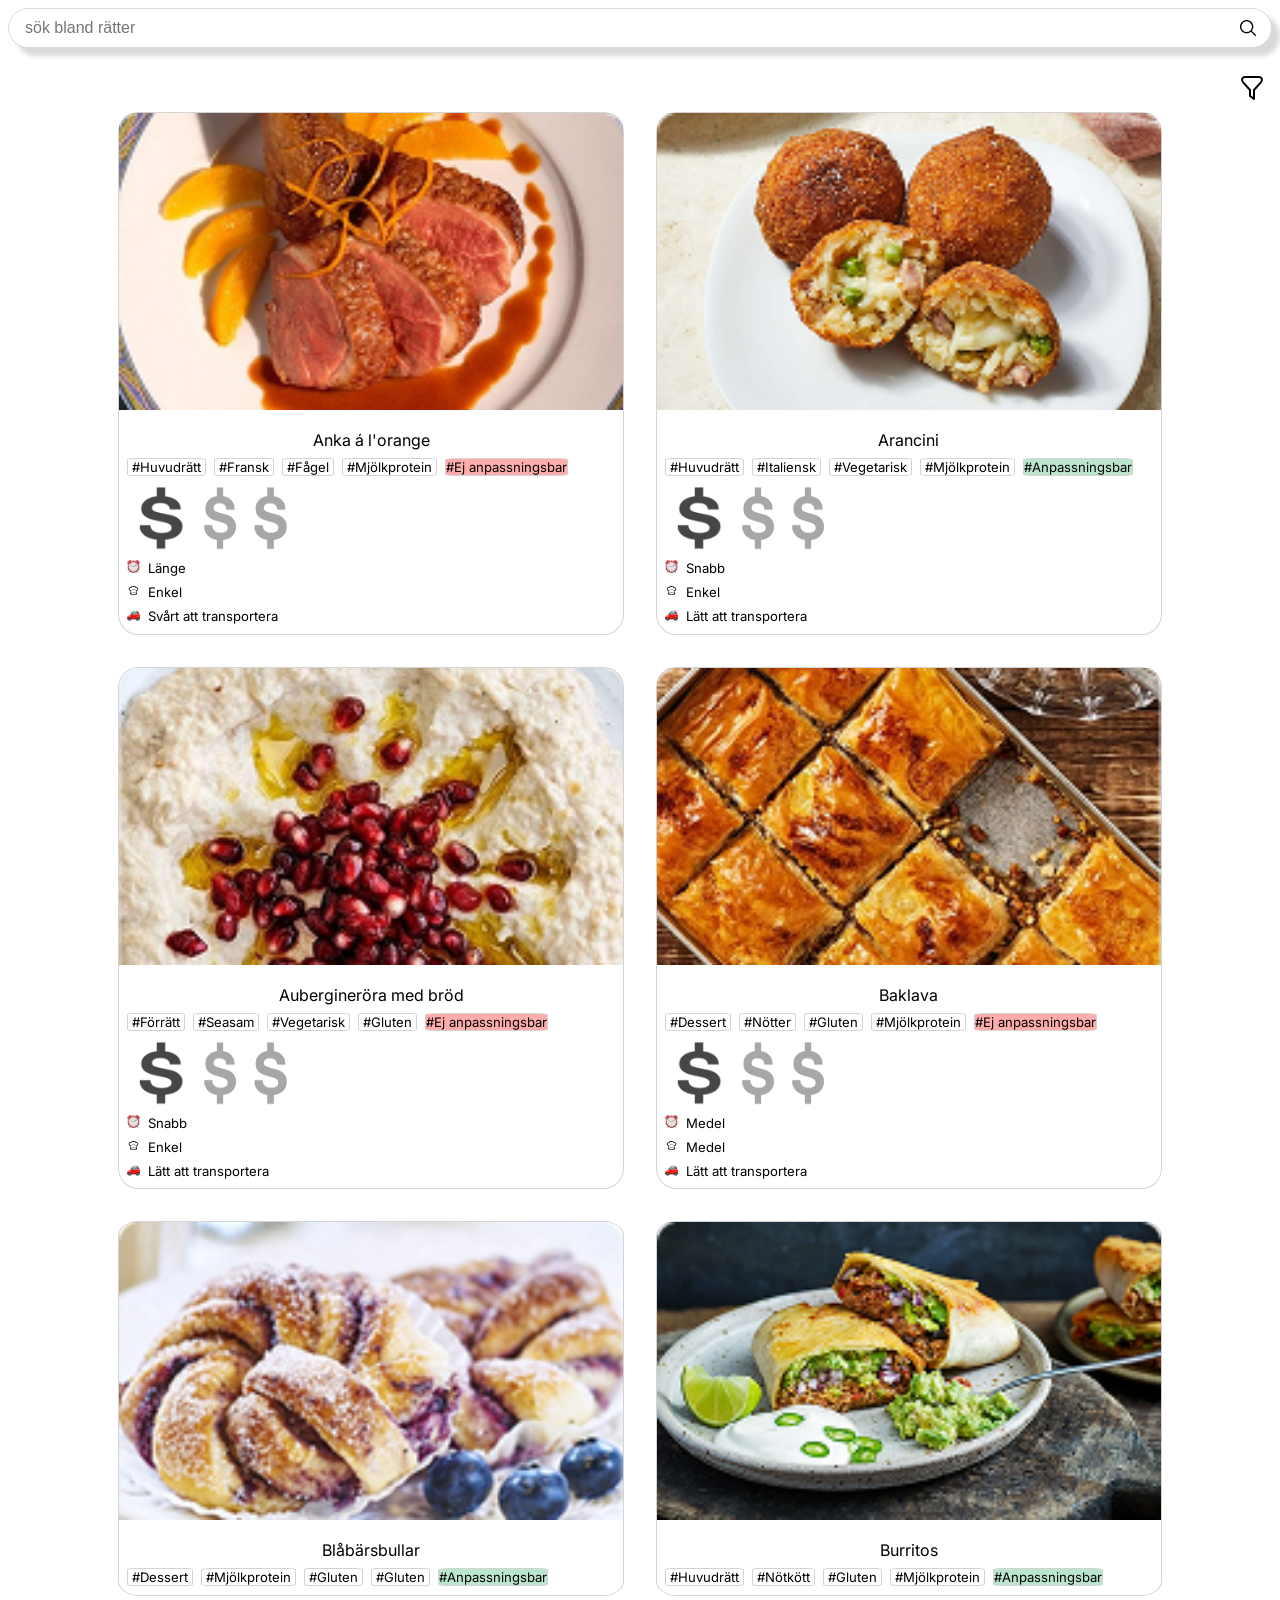
<file: index.html>
<!DOCTYPE html>
<html lang="en">

<head>
    <meta charset="UTF-8">
    <meta name="viewport" content="width=device-width, initial-scale=1.0">
    <title>Catering</title>
    <link rel="stylesheet" href="style.css">
    <link rel="stylesheet" href="search.css">
    <link href="https://fonts.googleapis.com/css2?family=Inter:wght@100..900&display=swap" rel="stylesheet">
    <script defer src="script.js"></script>
</head>

<body>
    <div class="search-wrapper">
        <form class="search-bar-wrapper">
            <input type="text" id="searchbar" placeholder="sök bland rätter" />
            <button id="search-btn" type="button" aria-label="Sök">
                <img src="assets/search.svg" alt="sök" id="search-btn-img" />
            </button>
        </form>

        <div id="tags-filter-container">
            <div id="selected-tags" class="selected-tags hidden">
                <div class="search-tag">
                    <div class="tag-text">
                        <p>Glutenfritt</p>
                        <button class="close-btn">&times;</button>
                    </div>
                </div>
                <div class="search-tag">
                    <div class="tag-text">
                        <p>Anpassningsbar</p>
                        <button class="close-btn">&times;</button>
                    </div>
                </div>
                <div class="search-tag">
                    <div class="tag-text">
                        <p>Nötkött</p>
                        <button class="close-btn">&times;</button>
                    </div>
                </div>
                <button class="link-btn" id="clear-search-btn">Rensa</button>
            </div>
            <button id="filter-btn" type="button">
                <img id="filter-icon" src="assets/filter.svg" alt="filtrera sökresultat" />
            </button>
        </div>
    </div>

    <div class="filter-menu-background hidden" id="filter-menu-background">
        <form class="filter-menu-container" id="filter-menu-container">
            <button type="button" class="close-btn" id="close-filter-btn">&times;</button>

            <section class="radio-options">
                <h2>Sortering</h2>

                <div class="radio-grid">

                    <label class="radio-option">
                        <input type="radio" id="A-Z" name="sorting" value="A-Z" />
                        <span>A-Z</span>
                    </label>

                    <label class="radio-option">
                        <input type="radio" id="A-Z" name="sorting" value="A-Z" />
                        <span>Endast förrätter</span>
                    </label>

                    <label class="radio-option">
                        <input type="radio" id="A-Z" name="sorting" value="A-Z" />
                        <span>Endast dessert</span>
                    </label>

                    <label class="radio-option">
                        <input type="radio" id="Z-A" name="sorting" value="Z-A" />
                        <span>Z-A</span>
                    </label>

                    <label class="radio-option">
                        <input type="radio" id="Z-A" name="sorting" value="Z-A" />
                        <span>Endast huvudrätter</span>
                    </label>

                    <label class="radio-option">
                        <input type="radio" id="most-viewed" name="sorting" value="most-viewed" />
                        <span>Mest sedda</span>
                    </label>
                </div>
            </section>

            <section class="filter-section">

                <div class="filter-top-options">
                    <h2>Matfilter</h2>
                    <label><input type="checkbox"> Anpassningsbar</label>
                    <label><input type="checkbox"> Ej Anpassningsbar</label>
                </div>

                <div class="filter-columns">
                    <div class="filter-column" id="filter-column-1">
                        <h3>Allergier</h3>
                        <label><input type="checkbox"> Nötter</label>
                        <label><input type="checkbox"> Gluten</label>
                        <label><input type="checkbox"> Laktos</label>
                        <label><input type="checkbox"> Mjölkprotein</label>
                        <label><input type="checkbox"> Skaldjur</label>
                        <label><input type="checkbox"> Lök</label>
                        <label><input type="checkbox"> Fisk</label>
                        <label><input type="checkbox"> Ägg</label>
                        <label><input type="checkbox"> Soja</label>
                        <label><input type="checkbox"> Sesam</label>
                        <label><input type="checkbox"> Kokos</label>
                        <label><input type="checkbox"> Glukos</label>
                    </div>

                    <div class="filter-column">
                        <h3>Specialkost</h3>
                        <label><input type="checkbox"> Vegetarisk</label>
                        <label><input type="checkbox"> Vegansk</label>
                        <label><input type="checkbox"> Halal</label>
                        <label><input type="checkbox"> Peskitarian</label>
                        <label><input type="checkbox"> Diabetiker</label>
                        <label><input type="checkbox"> Graviditet</label>
                        <label><input type="checkbox"> Kosher</label>
                    </div>

                    <div class="filter-column">
                        <h3>Protein</h3>
                        <label><input type="checkbox"> Nötkött</label>
                        <label><input type="checkbox"> Kyckling</label>
                        <label><input type="checkbox"> Fisk</label>
                        <label><input type="checkbox"> Skaldjur</label>
                        <label><input type="checkbox"> Vegofärs</label>
                        <label><input type="checkbox"> Lammkött</label>
                        <label><input type="checkbox"> Svamp</label>
                        <label><input type="checkbox"> Vilt</label>
                        <label><input type="checkbox"> Fågel</label>
                    </div>

                    <div class="filter-column">
                        <h3>Kolhydrater</h3>
                        <label><input type="checkbox"> Pasta</label>
                        <label><input type="checkbox"> Ris</label>
                        <label><input type="checkbox"> Rotfrukt</label>
                        <label><input type="checkbox"> Bröd</label>
                        <label><input type="checkbox"> Havre</label>
                        <label><input type="checkbox"> Bönor</label>
                        <label><input type="checkbox"> Linser</label>
                    </div>
                </div>
            </section>

            <section class="check-options-1-row" id="pricing-options">
                <h2>Prisklass</h2>
                <div class="check-row">
                    <label><input type="checkbox">$<em>$$</em></label>
                    <label><input type="checkbox">$$<em>$</em></label>
                    <label><input type="checkbox">$$$</label>
                </div>
            </section>

            <section class="radio-options-1-row" id="difficulty-options">
                <h2>Nivå</h2>
                <div class="radio-row">

                    <label class="radio-option">
                        <input type="radio" id="difficulty-simple" name="difficulty" value="difficulty-simple" />
                        <span>Enkelt</span>
                    </label>

                    <label class="radio-option">
                        <input type="radio" id="difficulty-medium" name="difficulty" value="difficulty-medium" />
                        <span>Medel</span>
                    </label>

                    <label class="radio-option">
                        <input type="radio" id="difficulty-difficult" name="difficulty" value="difficulty-difficult" />
                        <span>Svårt</span>
                    </label>
                </div>
            </section>

            <section class="radio-options-1-row" id="preparation-time-options">
                <h2>Tillagningstid</h2>
                <div class="radio-row">

                    <label class="radio-option">
                        <input type="radio" id="preparation-fast" name="preparation-time" value="preparation-fast" />
                        <span>Snabb</span>
                    </label>

                    <label class="radio-option">
                        <input type="radio" id="preparation-medium" name="preparation-time"
                            value="preparation-medium" />
                        <span>Medel</span>
                    </label>

                    <label class="radio-option">
                        <input type="radio" id="preparation-long" name="preparation-time" value="preparation-long" />
                        <span>Länge</span>
                    </label>
                </div>
            </section>

            <section class="radio-options-1-row" id="transport-options">
                <h2>Transport</h2>
                <div class="radio-row">

                    <label class="radio-option">
                        <input type="radio" id="transport-simple" name="transport-options" value="transport-simple" />
                        <span>Enkelt att transportera</span>
                    </label>

                    <label class="radio-option">
                        <input type="radio" id="transport-difficult" name="transport-options"
                            value="transport-difficult" />
                        <span>Svårt att transportera</span>
                    </label>
                </div>
            </section>

            <div class="button-wrapper">
                <button type="button" class="apply-filters-btn" id="apply-filters-btn">Tillämpa filter</button>
            </div>
        </form>
    </div>

    <!--Start page recipes---------------------------------------------------->

    <div class="recipes-container" id="recipes">
        <div class="card" id="anka">
            <a href="recipe.html" class="card-link">
                <img src="assets/anka.png" alt="Anka" class="card-img">
                <h1>Anka á l'orange</h1>
                <div class="tags">
                    <div class="tag">
                        <p>#Huvudrätt</p>
                    </div>
                    <div class="tag">
                        <p>#Fransk</p>
                    </div>
                    <div class="tag">
                        <p>#Fågel</p>
                    </div>
                    <div class="tag">
                        <p>#Mjölkprotein</p>
                    </div>
                    <div class="red-tag">
                        <p>#Ej anpassningsbar</p>
                    </div>
                </div>
                <div class="dollars">
                    <img src="assets/heavy_dollar_sign.png" class="first-dollar">
                    <img src="assets/heavy_dollar_sign2.png" class="dollar">
                    <img src="assets/heavy_dollar_sign2.png" class="dollar">
                </div>
                <p id="icon-text"><img src="assets/alarm_clock.png" class="icon">Länge</p>
                <p id="icon-text"><img src="assets/frog.png" class="icon">Enkel</p>
                <p id="icon-text"><img src="assets/car.png" class="icon">Svårt att transportera</p>
            </a>
        </div>
        <div class="card" id="arancini">
            <a href="recipe.html" class="card-link">
                <img src="assets/arancini.png" alt="Arancini" class="card-img">
                <h1>Arancini</h1>
                <div class="tags">
                    <div class="tag">
                        <p>#Huvudrätt</p>
                    </div>
                    <div class="tag">
                        <p>#Italiensk</p>
                    </div>
                    <div class="tag">
                        <p>#Vegetarisk</p>
                    </div>
                    <div class="tag">
                        <p>#Mjölkprotein</p>
                    </div>
                    <div class="green-tag">
                        <p>#Anpassningsbar</p>
                    </div>
                </div>
                <div class="dollars">
                    <img src="assets/heavy_dollar_sign.png" class="first-dollar">
                    <img src="assets/heavy_dollar_sign2.png" class="dollar">
                    <img src="assets/heavy_dollar_sign2.png" class="dollar">
                </div>
                <p id="icon-text"><img src="assets/alarm_clock.png" class="icon">Snabb</p>
                <p id="icon-text"><img src="assets/frog.png" class="icon">Enkel</p>
                <p id="icon-text"><img src="assets/car.png" class="icon">Lätt att transportera</p>
            </a>
        </div>
        <div class="card" id="aubergine">
            <a href="recipe.html" class="card-link">
                <img src="assets/aubergine.png" alt="Aubergine" class="card-img">
                <h1>Aubergineröra med bröd</h1>
                <div class="tags">
                    <div class="tag">
                        <p>#Förrätt</p>
                    </div>
                    <div class="tag">
                        <p>#Seasam</p>
                    </div>
                    <div class="tag">
                        <p>#Vegetarisk</p>
                    </div>
                    <div class="tag">
                        <p>#Gluten</p>
                    </div>
                    <div class="red-tag">
                        <p>#Ej anpassningsbar</p>
                    </div>
                </div>
                <div class="dollars">
                    <img src="assets/heavy_dollar_sign.png" class="first-dollar">
                    <img src="assets/heavy_dollar_sign2.png" class="dollar">
                    <img src="assets/heavy_dollar_sign2.png" class="dollar">
                </div>
                <p id="icon-text"><img src="assets/alarm_clock.png" class="icon">Snabb</p>
                <p id="icon-text"><img src="assets/frog.png" class="icon">Enkel</p>
                <p id="icon-text"><img src="assets/car.png" class="icon">Lätt att transportera</p>
            </a>
        </div>
        <div class="card" id="baklava">
            <a href="recipe.html" class="card-link">
                <img src="assets/baklava.png" alt="Baklava" class="card-img">
                <h1>Baklava</h1>
                <div class="tags">
                    <div class="tag">
                        <p>#Dessert</p>
                    </div>
                    <div class="tag">
                        <p>#Nötter</p>
                    </div>
                    <div class="tag">
                        <p>#Gluten</p>
                    </div>
                    <div class="tag">
                        <p>#Mjölkprotein</p>
                    </div>
                    <div class="red-tag">
                        <p>#Ej anpassningsbar</p>
                    </div>
                </div>
                <div class="dollars">
                    <img src="assets/heavy_dollar_sign.png" class="first-dollar">
                    <img src="assets/heavy_dollar_sign2.png" class="dollar">
                    <img src="assets/heavy_dollar_sign2.png" class="dollar">
                </div>
                <p id="icon-text"><img src="assets/alarm_clock.png" class="icon">Medel</p>
                <p id="icon-text"><img src="assets/frog.png" class="icon">Medel</p>
                <p id="icon-text"><img src="assets/car.png" class="icon">Lätt att transportera</p>
            </a>
        </div>
        <div class="card" id="blueberry">
            <a href="recipe.html" class="card-link">
                <img src="assets/blueberry.png" alt="Blåbär" class="card-img">
                <h1>Blåbärsbullar</h1>
                <div class="tags">
                    <div class="tag">
                        <p>#Dessert</p>
                    </div>
                    <div class="tag">
                        <p>#Mjölkprotein</p>
                    </div>
                    <div class="tag">
                        <p>#Gluten</p>
                    </div>
                    <div class="tag">
                        <p>#Gluten</p>
                    </div>
                    <div class="green-tag">
                        <p>#Anpassningsbar</p>
                    </div>
                </div>
            </a>
        </div>
        <div class="card" id="burritos">
            <a href="recipe.html" class="card-link">
                <img src="assets/burritos.png" alt="Burritos" class="card-img">
                <h1>Burritos</h1>
                <div class="tags">
                    <div class="tag">
                        <p>#Huvudrätt</p>
                    </div>
                    <div class="tag">
                        <p>#Nötkött</p>
                    </div>
                    <div class="tag">
                        <p>#Gluten</p>
                    </div>
                    <div class="tag">
                        <p>#Mjölkprotein</p>
                    </div>
                    <div class="green-tag">
                        <p>#Anpassningsbar</p>
                    </div>
                </div>
            </a>
        </div>
    </div>

    <!--Search resluts recipes---------------------------------------------------->

    <div class="recipes-container hidden" id="search-results-recipes">
        <div class="card" id="card1">
            <a href="recipe.html" class="card-link">
                <img src="assets/lasagne2.png"
                    alt="Nonnas söndags Lasagne med tomat och rödlöksallad upplagd i en plåt" class="card-img">
                <h1>Nonnas söndags Lasagne med tomat och rödlöksallad</h1>
                <div class="tags">
                    <div class="tag">
                        <p>#Pasta</p>
                    </div>
                    <div class="tag">
                        <p>#Italiensk</p>
                    </div>
                    <div class="tag">
                        <p>#Glutenfri</p>
                    </div>
                    <div class="tag">
                        <p>#Kalvfärs</p>
                    </div>
                    <div class="green-tag">
                        <p>#Anpassningsbar</p>
                    </div>
                </div>
                <div class="dollars">
                    <img src="assets/heavy_dollar_sign.png" class="first-dollar">
                    <img src="assets/heavy_dollar_sign2.png" class="dollar">
                    <img src="assets/heavy_dollar_sign2.png" class="dollar">
                </div>
                <p id="icon-text"><img src="assets/alarm_clock.png" class="icon">Snabb</p>
                <p id="icon-text"><img src="assets/frog.png" class="icon">Enkel</p>
                <p id="icon-text"><img src="assets/car.png" class="icon">Lätt att transportera</p>
            </a>
        </div>
        <div class="card" id="card2">
            <a href="recipe.html" class="card-link">
                <img src="assets/lasagne3.png" alt="Lasagne bolognese med salvia upplagd på tallrik" class="card-img">
                <h1>Lasagne bolognese med salvia</h1>
                <div class="tags">
                    <div class="tag">
                        <p>#Huvudrätt</p>
                    </div>
                    <div class="tag">
                        <p>#Italiensk</p>
                    </div>
                    <div class="tag">
                        <p>#Vegetarisk</p>
                    </div>
                    <div class="tag">
                        <p>#Mjölkprotein</p>
                    </div>
                    <div class="green-tag">
                        <p>#Anpassningsbar</p>
                    </div>
                </div>
                <div class="dollars">
                    <img src="assets/heavy_dollar_sign.png" class="first-dollar">
                    <img src="assets/heavy_dollar_sign2.png" class="dollar">
                    <img src="assets/heavy_dollar_sign2.png" class="dollar">
                </div>
                <p id="icon-text"><img src="assets/alarm_clock.png" class="icon">Snabb</p>
                <p id="icon-text"><img src="assets/frog.png" class="icon">Enkel</p>
                <p id="icon-text"><img src="assets/car.png" class="icon">Lätt att transportera</p>
            </a>
        </div>
        <div class="card" id="card3">
            <a href="recipe.html" class="card-link">
                <img src="assets/lasagne4.png" alt="Vit Lasagna med anka" class="card-img">
                <h1>Vit Lasagna med anka</h1>
                <div class="tags">
                    <div class="tag">
                        <p>#Förrätt</p>
                    </div>
                    <div class="tag">
                        <p>#Seasam</p>
                    </div>
                    <div class="tag">
                        <p>#Vegetarisk</p>
                    </div>
                    <div class="tag">
                        <p>#Gluten</p>
                    </div>
                    <div class="red-tag">
                        <p>#Ej anpassningsbar</p>
                    </div>
                </div>
                <div class="dollars">
                    <img src="assets/heavy_dollar_sign.png" class="first-dollar">
                    <img src="assets/heavy_dollar_sign2.png" class="dollar">
                    <img src="assets/heavy_dollar_sign2.png" class="dollar">
                </div>
                <p id="icon-text"><img src="assets/alarm_clock.png" class="icon">Snabb</p>
                <p id="icon-text"><img src="assets/frog.png" class="icon">Enkel</p>
                <p id="icon-text"><img src="assets/car.png" class="icon">Lätt att transportera</p>
            </a>
        </div>
        <div class="card" id="card4">
            <a href="recipe.html" class="card-link">
                <img src="assets/lasagne5.png" alt="Lasagna al forno" class="card-img">
                <h1>Lasagna al forno</h1>
                <div class="tags">
                    <div class="tag">
                        <p>#Italiensk</p>
                    </div>
                    <div class="tag">
                        <p>#Nötkött</p>
                    </div>
                    <div class="tag">
                        <p>#Pasta</p>
                    </div>
                    <div class="tag">
                        <p>#Mjölkprotein</p>
                    </div>
                    <div class="red-tag">
                        <p>#Ej anpassningsbar</p>
                    </div>
                </div>
                <div class="dollars">
                    <img src="assets/heavy_dollar_sign.png" class="first-dollar">
                    <img src="assets/heavy_dollar_sign2.png" class="dollar">
                    <img src="assets/heavy_dollar_sign2.png" class="dollar">
                </div>
                <p id="icon-text"><img src="assets/alarm_clock.png" class="icon">Medel</p>
                <p id="icon-text"><img src="assets/frog.png" class="icon">Medel</p>
                <p id="icon-text"><img src="assets/car.png" class="icon">Lätt att transportera</p>
            </a>
        </div>
        <div class="card" id="card5">
            <a href="recipe.html" class="card-link">
                <img src="assets/lasagne6.png" alt="Krämig Kycklinglasagne" class="card-img">
                <h1>Krämig Kycklinglasagne</h1>
                <div class="tags">
                    <div class="tag">
                        <p>#Pasta</p>
                    </div>
                    <div class="tag">
                        <p>#Mjölkprotein</p>
                    </div>
                    <div class="tag">
                        <p>#Gluten</p>
                    </div>
                    <div class="tag">
                        <p>#Gluten</p>
                    </div>
                    <div class="green-tag">
                        <p>#Anpassningsbar</p>
                    </div>
                </div>
            </a>
        </div>
        <div class="card" id="card6">
            <a href="recipe.html" class="card-link">
                <img src="assets/lasagne7.png" alt="Vegetarisk lasagne med vegofärs" class="card-img">
                <h1>Vegetarisk lasagne med vegofärs</h1>
                <div class="tags">
                    <div class="tag">
                        <p>#Huvudrätt</p>
                    </div>
                    <div class="tag">
                        <p>#Nötkött</p>
                    </div>
                    <div class="tag">
                        <p>#Gluten</p>
                    </div>
                    <div class="tag">
                        <p>#Mjölkprotein</p>
                    </div>
                    <div class="green-tag">
                        <p>#Anpassningsbar</p>
                    </div>
                </div>
            </a>
        </div>
</body>

</html>
</file>
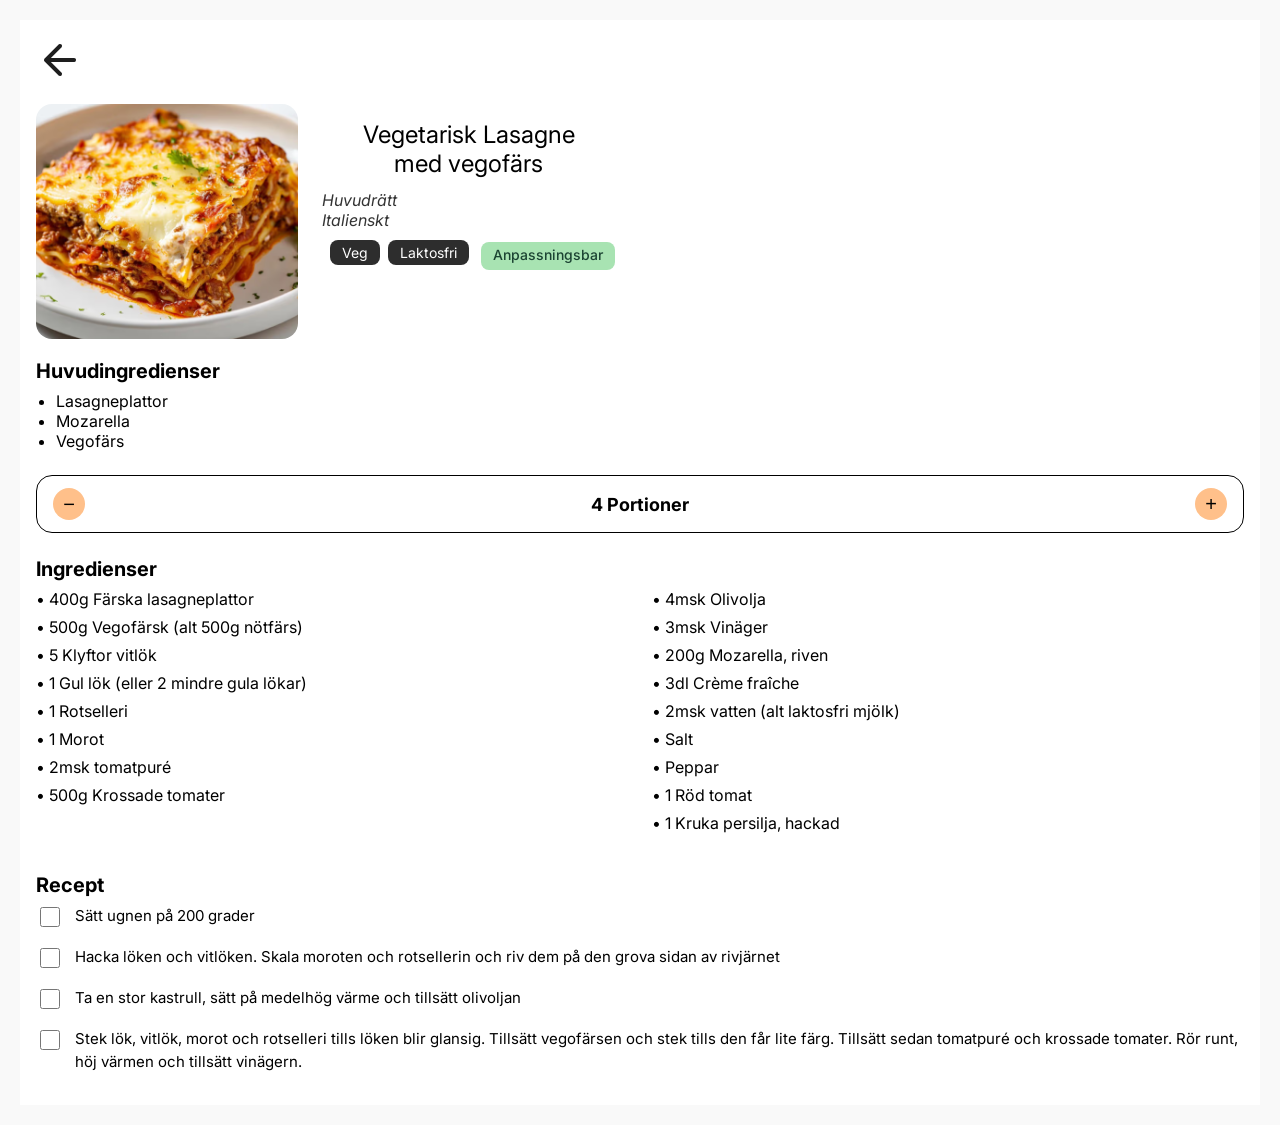
<file: recipe.html>
<!DOCTYPE html>
<html lang="sv">

<head>
    <meta charset="UTF-8">
    <meta name="viewport" content="width=device-width, initial-scale=1.0">
    <title>Vegetarisk Lasagne</title>
    <link href="https://fonts.googleapis.com/css2?family=Inter:wght@400;700&display=swap" rel="stylesheet">
    <link rel="stylesheet" href="style.css">
    <link rel="stylesheet" href="recipe.css">
    <script defer src="scriptRecipe.js"></script>
</head>

<body>
<div class="header-nav">
    <a href="index.html" class="back-link">
        <img src="assets/arrow_left.png" alt="Tillbaka" class="back-arrow">
    </a>
</div>
    <div class="recipe-card">     

        <div class="hero-section">
            <div class="hero-left">
                <img src="assets/image (6).png" alt="Lasagne" class="recipe-img">
                <h3>Huvudingredienser</h3>
                <ul class="main-ingredients-list">
                    <li>Lasagneplattor</li>
                    <li>Mozarella</li>
                    <li>Vegofärs</li>
                </ul>
            </div>

            <div class="hero-right">
                <h1>
                    Vegetarisk Lasagne <br>
                    med vegofärs
                </h1>
                <p class="subtitle">Huvudrätt</p>
                <p class="subtitle">Italienskt</p>
                <div class="tags">
                    <div class="tag-row">
                        <span class="tag-black">Veg</span>
                        <span class="tag-black">Laktosfri</span>
                    </div>
                    <span class="tag-green">Anpassningsbar</span>
                </div>
            </div>
        </div>

        <div class="portion-selector">
            <button class="portion-btn" onclick="changePortions(-1)">−</button>
            <span class="portion-text"><span id="portion-count">4</span> Portioner</span>
            <button class="portion-btn" onclick="changePortions(1)">+</button>
        </div>

        <div class="ingredients-section">
            <h3>Ingredienser</h3>
            <div id="ingredient-list" class="ingredients-grid"></div>
        </div>

        <div class="instructions-section">
            <h3>Recept</h3>
            <div class="step-container">
                <div class="step">
                    <input type="checkbox">
                    <span>Sätt ugnen på 200 grader</span>
                </div>
                <div class="step">
                    <input type="checkbox">
                    <span>Hacka löken och vitlöken. Skala moroten och rotsellerin och riv dem på den grova sidan av
                        rivjärnet</span>
                </div>
                <div class="step">
                    <input type="checkbox">
                    <span>Ta en stor kastrull, sätt på medelhög värme och tillsätt olivoljan</span>
                </div>
                <div class="step">
                    <input type="checkbox">
                    <span>Stek lök, vitlök, morot och rotselleri tills löken blir glansig. Tillsätt vegofärsen och stek
                        tills den får lite färg. Tillsätt sedan tomatpuré och krossade tomater. Rör runt, höj värmen och
                        tillsätt vinägern.</span>
                </div>
            </div>
        </div>
    </div>


</body>

</html>
</file>
<file: style.css>
* {
    box-sizing: border-box;
}

html {
    font-family: Inter, sans-serif;
}

h1 {
    font-weight: normal;
    font-size: 1rem;
    text-align: center;
    margin: 0;
    width: 100%;
    padding-top: 1rem;
    padding-bottom: 0.5rem;
    white-space: normal;
    word-break: break-word;
}

.card-img {
    width: 100%;
}

.card {
    border: 1px solid lightgray;
    border-radius: 4%;
    width: 40%;
    display: flex;
    flex-direction: column;
    padding-bottom: 0.6rem;
}

.card-link {
    color: black;
    text-decoration: none;
}

.recipes-container {
    display: flex;
    flex-direction: row;
    justify-content: center;
    column-gap: 2rem;
    row-gap: 2rem;
    flex-wrap: wrap;
    margin-top: 1.5rem;
}

.tags {
    display: flex;
    flex-wrap: wrap;
    gap: 0.5rem;
    padding-left: 0.5rem;
}

.tag {
    border: 1px solid lightgray;
    border-radius: 10%;
    width: fit-content;
    padding-left: 0.25rem;
    padding-right: 0.25rem;
}

.red-tag {
    border: 1px solid lightgray;
    border-radius: 10%;
    width: fit-content;
    background-color: rgb(255, 172, 172);
}

.green-tag {
    border: 1px solid lightgray;
    border-radius: 10%;
    width: fit-content;
    background-color: rgb(187, 229, 204);
}

.dollars {
    display: flex;
    flex-direction: row;
}

.first-dollar {
    width: 15%;
    padding-top: 0.5rem;
    padding-left: 0.5rem;
}

.dollar {
    width: 10%;
    padding-top: 0.5rem;
}

.icon {
    width: 1.8rem;
    padding-right: 0.5rem;
    padding-left: 0.5rem;
}

.recipes-container p {
    font-size: 82%;
    margin: 0;
}

#icon-text {
    padding-top: 0.5rem;
}
</file>
<file: search.css>
* {
    box-sizing: border-box;
}

html {
    font-family: Inter, sans-serif;
}

.search-wrapper {
    width: 100%;
    display: flex;
    flex-direction: column;
    gap: 1rem;
}

.search-bar-wrapper {
    width: 100%;
    position: relative;
}

#searchbar {
    width: 100%;
    height: 40px;
    border-radius: 40px;
    box-shadow: 8px 8px 5px #D9D9D9;
    padding: 0 3rem 0 1rem;
    font-size: 1rem;
    box-sizing: border-box;
    border-style: solid;
    border-width: 1px;
    border-color: #D9D9D9;
}

#search-btn {
    position: absolute;
    top: 50%;
    right: 1rem;
    transform: translateY(-50%);
    border: none;
    background: transparent;
    padding: 0;
    cursor: pointer;
    display: flex;
    align-items: center;
    justify-content: center;
}

#search-btn-img {
    height: 16px;
    width: 16px;
}


#tags-filter-container {
    display: flex;
    flex-direction: row;
    margin-top: 12px;
    margin-bottom: 12px;
}


.selected-tags {
    display: flex;
    flex-wrap: wrap;
    gap: 1rem;
    height: 2rem;
    width: 100%
}

.selected-tag {
    display: flex;
    flex-direction: row;
    align-items: center;
    background: #e8e8e8;
    padding: 6px 10px;
}

.search-tag {
    background-color: black;
    padding-right: 1%;
    padding-left: 1.5%;
    border-radius: 15px;
    align-items: center;
}

.tag-text {
    display: flex;
    flex-direction: row;
    color: white;
    font-size: 1rem;
    padding: 0%;
}

.close-btn {
    border: none;
    background: transparent;
    cursor: pointer;
    color: white;
    line-height: 1;
    font-size: 2rem;
}

#clear-search-btn {
    border: none;
    background: transparent;
    cursor: pointer;
    text-decoration: underline;
}

#filter-btn {
    border: none;
    background: transparent;
    cursor: pointer;
    padding: 0;
    position: absolute;
    right: 0px;
    margin-right: 1rem;
    margin-left: 1rem;
}


#filter-icon {
    height: 24px;
    width: 24px;
}

@media (max-width:510px) {
  .selected-tags {
    display: flex;
    flex-wrap: wrap;
    gap: 0.5rem;
    height: 1rem;
    width: 100%
}

.selected-tag {
    display: flex;
    flex-direction: row;
    align-items: center;
    background: #e8e8e8;
    padding: 6px 10px;
}

.search-tag {
    background-color: black;
    padding-right: 1%;
    padding-left: 1.5%;
    border-radius: 15px;
    align-items: center;
}

.tag-text {
    display: flex;
    flex-direction: row;
    color: white;
    font-size: 0.6rem;
    padding: 0%;
}

.close-btn {
    border: none;
    background: transparent;
    cursor: pointer;
    color: white;
    line-height: 1;
    font-size: 0.8rem;
}

}

/* filter menu start ---------------------------------------------------------------------------------*/

.filter-menu-background {
    width: 100%;
    background-color: #D9D9D9;
    padding: 1rem;
    display: flex;
    box-sizing: border-box;
    margin-top: 2rem;
}

.filter-menu-container {
    background-color: white;
    position: relative;
    width: 100%;
    justify-content: center;
    padding: 1rem;

}

.filter-menu-container h2 {

    text-decoration: underline;
    font-weight: 400;
    font-size: 1.5rem;
}

.filter-menu-container h3 {
    text-decoration: underline;
    font-weight: 400;
    font-size: 1rem;
}

#close-filter-btn {
    color: black;
    line-height: 1;
    font-size: 3rem;
    line-height: 0;
    font-weight: 100;
    position: absolute;
    right: 10px;
}

/* filters----------------------------------------------------*/

.filter-top-options,
.radio-row,
.check-row {
    display: flex;
    align-items: center;
    justify-content: flex-start;
    flex-wrap: wrap;
}

.radio-grid {
    display: grid;
    grid-template-columns: repeat(3, 1fr);
    gap: 0.6rem 2rem;
}

.radio-option {
    display: grid;
    grid-template-columns: 18px 1fr;
    align-items: start;
    column-gap: 0.5rem;
}

.radio-option input {
    margin: 0;
}

.filter-section {
    max-width: 100%;
}

.filter-top-options {
    display: flex;
    align-items: center;
    justify-content: space-between;
    gap: 2rem;
    margin-bottom: 2rem;
    margin-top: 2rem;

}

.filter-columns {

    display: grid;
    grid-template-columns: repeat(auto-fit, minmax(120px, 1fr));
    border-top: 2px solid #8f8f8f;
    margin-top: 0.5rem;

}

.filter-column {
    padding: 5px 5px 5px 5px;
    display: flex;
    flex-direction: column;
    gap: 0.2rem;
}

.filter-column+.filter-column {
    border-left: 2px solid #8f8f8f;

}

/*
#filter-column-1{
    border-left: 2px solid #8f8f8f;
}
    */

.filter-column h3 {
    margin: 0.5rem 0 0.5rem 0;
    font-size: 1rem;
    font-weight: 600;
}

.filter-column label {
    display: grid;
    grid-template-columns: 18px 1fr;
    align-items: start;
    column-gap: 8px;
    line-height: 1.2;
}



.radio-row,
.check-row {
    display: flex;
    align-items: center;
    justify-content: space-between;
    margin: 2rem;

}

.check-row em {
    color: #bbbb;
    font-style: normal;

}

.button-wrapper {
    display: flex;
    justify-content: center;
}

.apply-filters-btn {
    background-color: black;
    padding: 1rem;
    border-radius: 15px;
    color: white;
    font-size: 1rem;
}

.hidden {
    display: none !important;
}
</file>
<file: recipe.css>
* {
    box-sizing: border-box;
}

body {
    background-color: #f9f9f9;
    font-family: 'Inter', sans-serif;
    margin: 0;
    display: flex;
    justify-content: center;
    flex-direction: column;
    padding: 20px;
}


.header-nav {
    margin-bottom: 0px;
    background: white;
    width: 100%;
    padding-left: 16px;
    padding-top: 16px;
    box-sizing: border-box;
}

.recipe-card {
    background: white;
    width: 100%;
    padding: 16px;
    box-sizing: border-box;

}


.back-arrow {
    width: 48px;
}

.hero-section {
    display: flex;
    flex-wrap: wrap;
    gap: 24px;
    margin-bottom: 24px;
}

.hero-left {
    width: 262px;
}

.recipe-img {
    width: 262px;
    height: 235px;
    border-radius: 16px;
    object-fit: cover;
}

h1 {
    font-size: 24px;
    margin: 0 0 4px 0;
    font-weight: 400;
}

.subtitle {
    font-style: italic;
    margin: 0;
    font-size: 16px;
    color: #333;
}

.tags {
    margin-top: 12px;
}

.tag-row {
    margin-bottom: 8px;
}

.tag-black {
    background: #2D2D2D;
    color: white;
    padding: 4px 12px;
    border-radius: 8px;
    font-size: 14px;
    margin-right: 4px;
}

.tag-green {
    background: #a8e3b2;
    color: #1B4332;
    padding: 4px 12px;
    border-radius: 8px;
    font-size: 14px;
    font-weight: 500;
}

h3 {
    font-size: 20px;
    margin: 16px 0 8px 0;
}

.main-ingredients-list {
    margin: 8px 0 0 0;
    padding-left: 20px;
}

.portion-selector {
    width: 100%;
    height: 58px;
    border: 1px solid #000;
    border-radius: 16px;
    display: flex;
    align-items: center;
    justify-content: space-between;
    padding: 0 16px;
    margin: 24px auto;
    box-sizing: border-box;
}

.portion-btn {
    width: 32px;
    height: 32px;
    background: #FFC08A;
    border: none;
    border-radius: 50%;
    font-size: 20px;
    cursor: pointer;
    display: flex;
    align-items: center;
    justify-content: center;
    color: black;
    text-decoration: none;
}

.portion-text {
    font-weight: bold;
    font-size: 18px;
}

.ingredients-grid {
    display: grid;
    grid-template-columns: 1fr 1fr;
    gap: 8px 24px;
    margin-bottom: 32px;
}

.step {
    display: flex;
    gap: 12px;
    margin-bottom: 16px;
    align-items: flex-start;
}

.step input[type="checkbox"] {
    width: 20px;
    height: 20px;
    margin-top: 2px;
    flex-shrink: 0;
}

.step span {
    font-size: 15px;
    line-height: 1.5;
}
</file>
